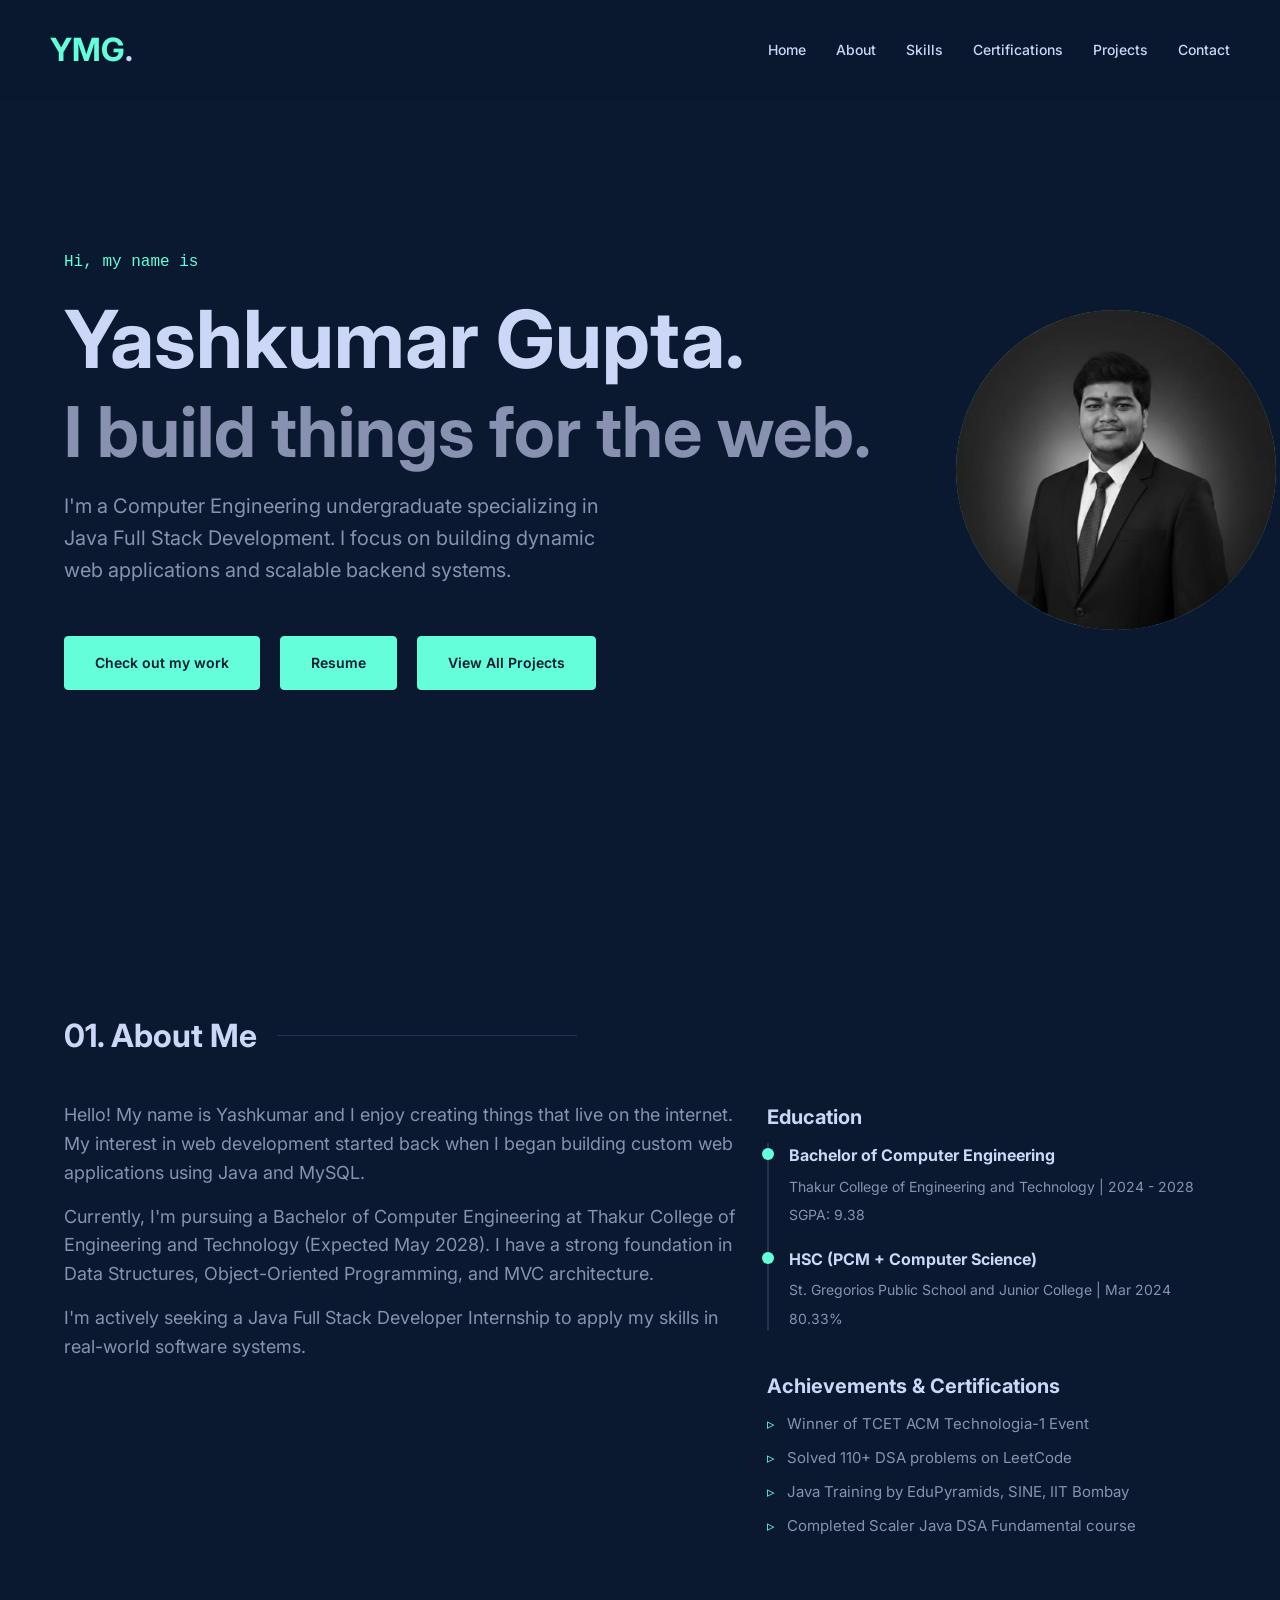
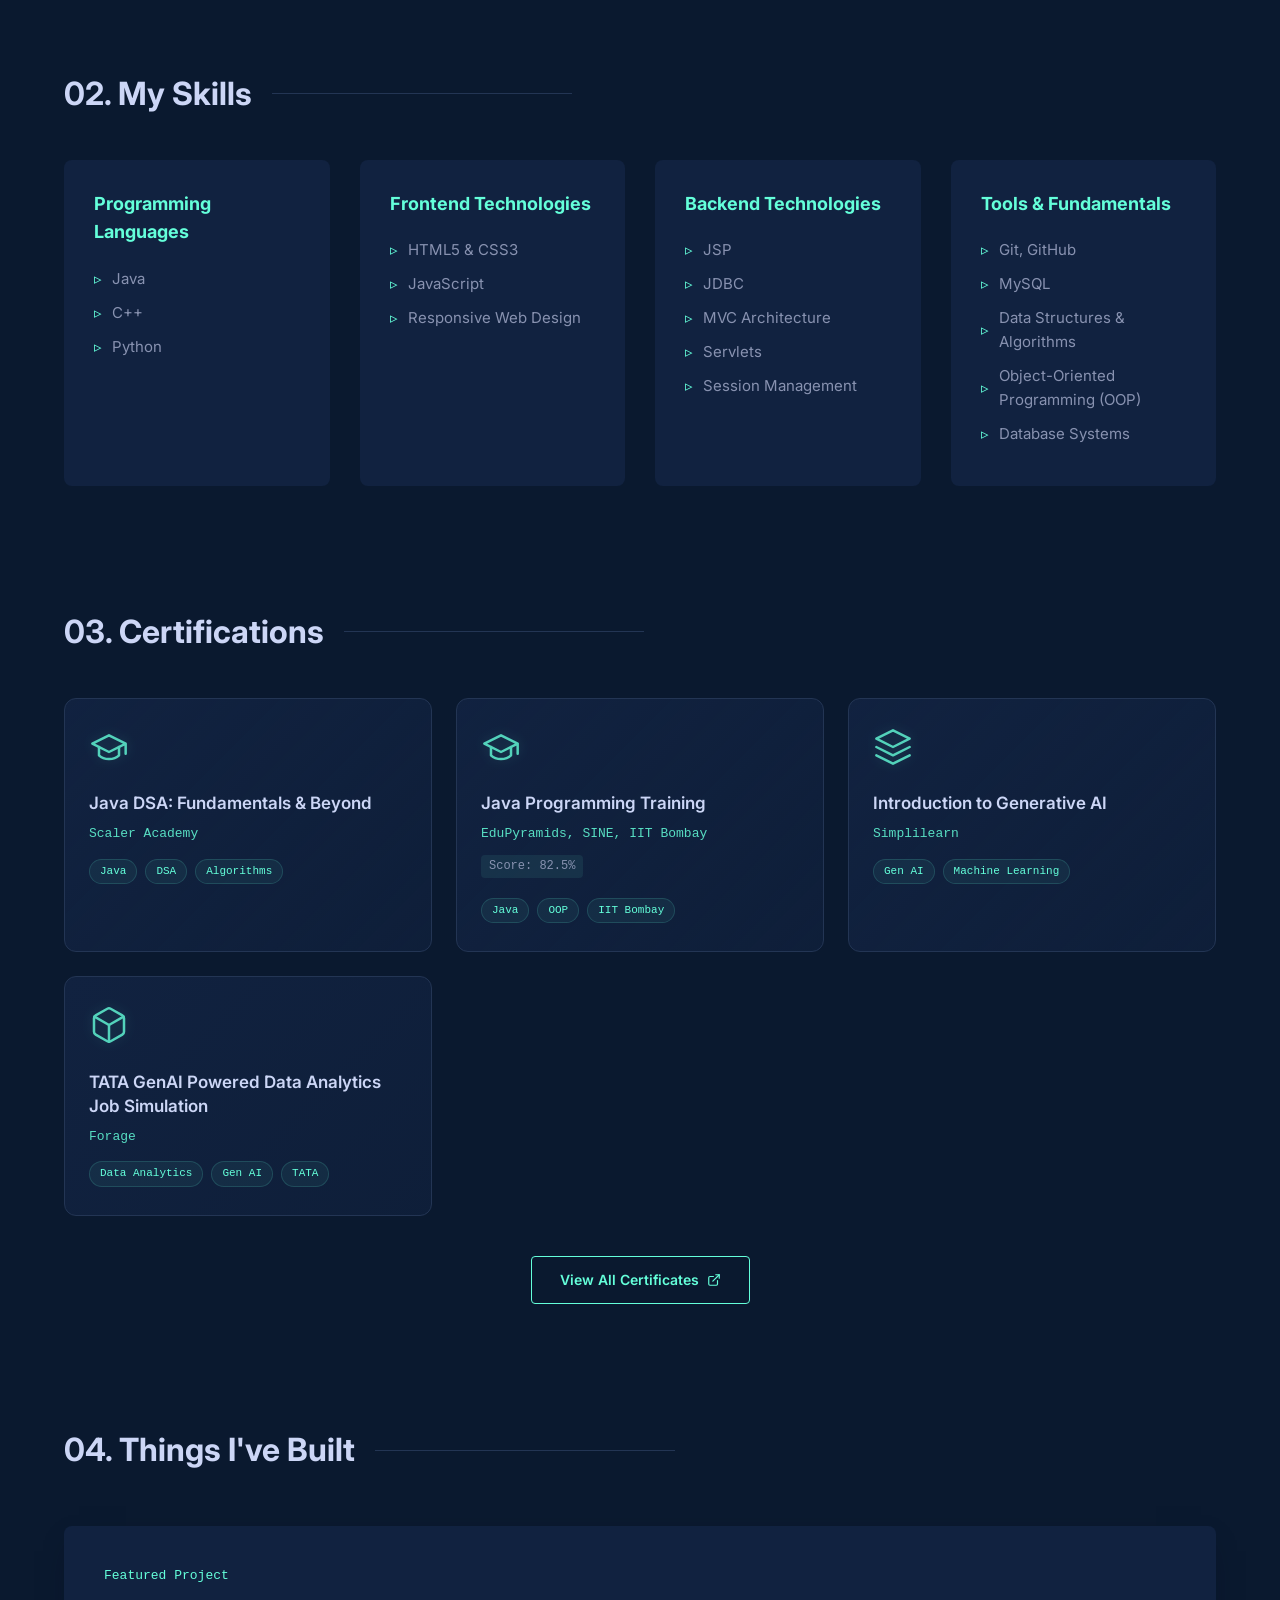
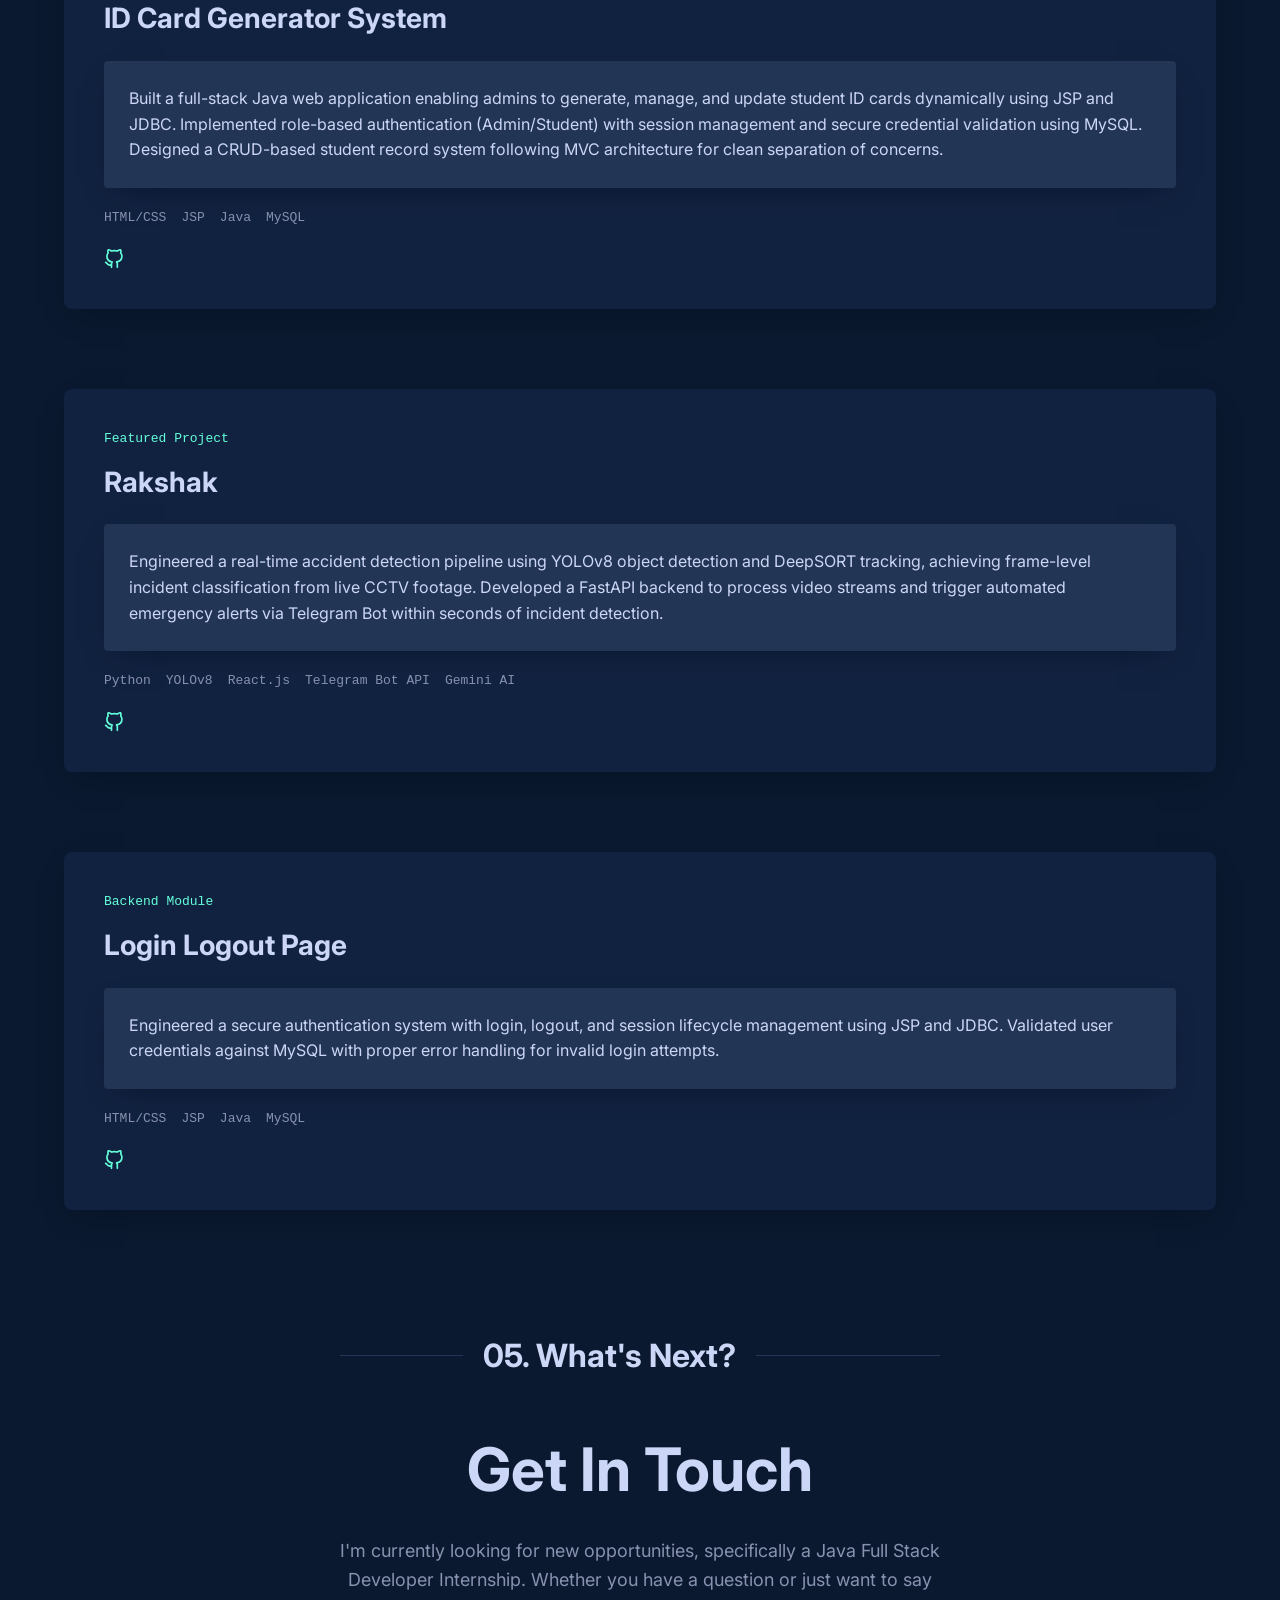
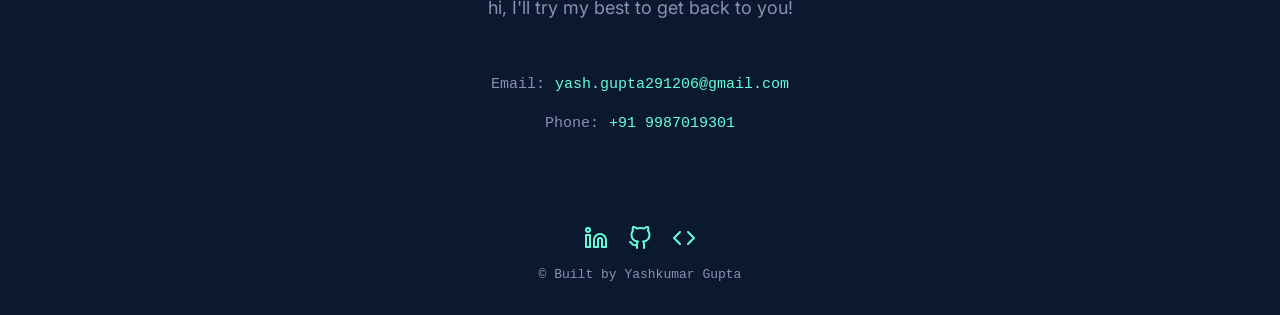
<file: index.html>
<!DOCTYPE html>
<html lang="en">

<head>
    <meta charset="UTF-8">
    <meta name="viewport" content="width=device-width, initial-scale=1.0">
    <title>Yashkumar Gupta | Java Full Stack Developer</title>
    <meta name="description"
        content="Portfolio of Yashkumar Gupta, a Computer Engineering undergraduate specializing in Java Full Stack Development.">
    <link rel="preconnect" href="https://fonts.googleapis.com">
    <link rel="preconnect" href="https://fonts.gstatic.com" crossorigin>
    <link href="https://fonts.googleapis.com/css2?family=Inter:wght@300;400;600;700&display=swap" rel="stylesheet">
    <link rel="stylesheet" href="style.css">
</head>

<body>
    <header class="navbar">
        <div class="logo">YMG<span>.</span></div>
        <nav>
            <ul class="nav-links">
                <li><a href="#home">Home</a></li>
                <li><a href="#about">About</a></li>
                <li><a href="#skills">Skills</a></li>
                <li><a href="#certifications">Certifications</a></li>
                <li><a href="#projects">Projects</a></li>
                <li><a href="#contact">Contact</a></li>
            </ul>
        </nav>
        <div class="menu-toggle">
            <span></span>
            <span></span>
            <span></span>
        </div>
    </header>

    <main>
        <!-- Hero Section -->
        <section id="home" class="hero section">
            <div class="hero-wrapper">
                <div class="hero-content">
                    <p class="greeting">Hi, my name is</p>
                    <h1 class="name">Yashkumar Gupta.</h1>
                    <h2 class="role">I build things for the web.</h2>
                    <p class="summary">
                        I'm a Computer Engineering undergraduate specializing in Java Full Stack Development.
                        I focus on building dynamic web applications and scalable backend systems.
                    </p>
                    <div class="hero-cta">
                        <a href="#projects" class="btn btn-primary">Check out my work</a>
                        <a href="https://drive.google.com/file/d/1tLXJ5Pf8kxOuDGqkpCzKe15OZUchSF92/view?usp=sharing" target="_blank" class="btn btn-primary">Resume</a>
                        <a href="projects.html" class="btn btn-primary">View All Projects</a>
                    </div>
                </div>
                <div class="hero-image">
                    <div class="hero-image-wrapper">
                        <img src="my image.jpeg" alt="Yashkumar Gupta" />
                        <div class="hero-image-border"></div>
                    </div>
                </div>
            </div>
        </section>

        <!-- About Section -->
        <section id="about" class="about section">
            <h2 class="section-title">01. About Me</h2>
            <div class="about-container">
                <div class="about-text">
                    <p>
                        Hello! My name is Yashkumar and I enjoy creating things that live on the internet.
                        My interest in web development started back when I began building custom web applications
                        using Java and MySQL.
                    </p>
                    <p>
                        Currently, I'm pursuing a Bachelor of Computer Engineering at Thakur College of Engineering and
                        Technology (Expected May 2028).
                        I have a strong foundation in Data Structures, Object-Oriented Programming, and MVC
                        architecture.
                    </p>
                    <p>
                        I'm actively seeking a Java Full Stack Developer Internship to apply my skills in real-world
                        software systems.
                    </p>
                </div>
                <!-- Education & Achievements -->
                <div class="about-details">
                    <h3>Education</h3>
                    <ul class="timeline">
                        <li>
                            <h4>Bachelor of Computer Engineering</h4>
                            <p>Thakur College of Engineering and Technology | 2024 - 2028</p>
                            <p>SGPA: 9.38</p>
                        </li>
                        <li>
                            <h4>HSC (PCM + Computer Science)</h4>
                            <p>St. Gregorios Public School and Junior College | Mar 2024</p>
                            <p>80.33%</p>
                        </li>
                    </ul>
                    <h3>Achievements & Certifications</h3>
                    <ul class="bullet-list">
                        <li>Winner of TCET ACM Technologia-1 Event</li>
                        <li>Solved 110+ DSA problems on LeetCode</li>
                        <li>Java Training by EduPyramids, SINE, IIT Bombay</li>
                        <li>Completed Scaler Java DSA Fundamental course</li>
                    </ul>
                </div>
            </div>
        </section>

        <!-- Skills Section -->
        <section id="skills" class="skills section">
            <h2 class="section-title">02. My Skills</h2>
            <div class="skills-grid">
                <div class="skill-category">
                    <h3>Programming Languages</h3>
                    <ul class="skill-list">
                        <li>Java</li>
                        <li>C++</li>
                        <li>Python</li>
                    </ul>
                </div>
                <div class="skill-category">
                    <h3>Frontend Technologies</h3>
                    <ul class="skill-list">
                        <li>HTML5 & CSS3</li>
                        <li>JavaScript</li>
                        <li>Responsive Web Design</li>
                    </ul>
                </div>
                <div class="skill-category">
                    <h3>Backend Technologies</h3>
                    <ul class="skill-list">
                        <li>JSP</li>
                        <li>JDBC</li>
                        <li>MVC Architecture</li>
                        <li>Servlets</li>
                        <li>Session Management</li>
                    </ul>
                </div>
                <div class="skill-category">
                    <h3>Tools & Fundamentals</h3>
                    <ul class="skill-list">
                        <li>Git, GitHub</li>
                        <li>MySQL</li>
                        <li>Data Structures & Algorithms</li>
                        <li>Object-Oriented Programming (OOP)</li>
                        <li>Database Systems</li>
                    </ul>
                </div>
            </div>
        </section>

        <!-- Certifications Section -->
        <section id="certifications" class="certifications section">
            <h2 class="section-title">03. Certifications</h2>
            <div class="cert-grid">
                <!-- Card 1 -->
                <div class="cert-card">
                    <div class="cert-icon">
                        <svg xmlns="http://www.w3.org/2000/svg" width="40" height="40" viewBox="0 0 24 24" fill="none" stroke="currentColor" stroke-width="1.5" stroke-linecap="round" stroke-linejoin="round"><path d="M22 10v6M2 10l10-5 10 5-10 5z"/><path d="M6 12v5c3 3 9 3 12 0v-5"/></svg>
                    </div>
                    <h3 class="cert-title">Java DSA: Fundamentals &amp; Beyond</h3>
                    <p class="cert-issuer">Scaler Academy</p>
                    <ul class="cert-tags">
                        <li>Java</li>
                        <li>DSA</li>
                        <li>Algorithms</li>
                    </ul>
                </div>
                <!-- Card 2 -->
                <div class="cert-card">
                    <div class="cert-icon">
                        <svg xmlns="http://www.w3.org/2000/svg" width="40" height="40" viewBox="0 0 24 24" fill="none" stroke="currentColor" stroke-width="1.5" stroke-linecap="round" stroke-linejoin="round"><path d="M22 10v6M2 10l10-5 10 5-10 5z"/><path d="M6 12v5c3 3 9 3 12 0v-5"/></svg>
                    </div>
                    <h3 class="cert-title">Java Programming Training</h3>
                    <p class="cert-issuer">EduPyramids, SINE, IIT Bombay</p>
                    <p class="cert-score">Score: 82.5%</p>
                    <ul class="cert-tags">
                        <li>Java</li>
                        <li>OOP</li>
                        <li>IIT Bombay</li>
                    </ul>
                </div>
                <!-- Card 3 -->
                <div class="cert-card">
                    <div class="cert-icon">
                        <svg xmlns="http://www.w3.org/2000/svg" width="40" height="40" viewBox="0 0 24 24" fill="none" stroke="currentColor" stroke-width="1.5" stroke-linecap="round" stroke-linejoin="round"><path d="M12 2L2 7l10 5 10-5-10-5z"/><path d="M2 17l10 5 10-5"/><path d="M2 12l10 5 10-5"/></svg>
                    </div>
                    <h3 class="cert-title">Introduction to Generative AI</h3>
                    <p class="cert-issuer">Simplilearn</p>
                    <ul class="cert-tags">
                        <li>Gen AI</li>
                        <li>Machine Learning</li>
                    </ul>
                </div>
                <!-- Card 4 -->
                <div class="cert-card">
                    <div class="cert-icon">
                        <svg xmlns="http://www.w3.org/2000/svg" width="40" height="40" viewBox="0 0 24 24" fill="none" stroke="currentColor" stroke-width="1.5" stroke-linecap="round" stroke-linejoin="round"><path d="M21 16V8a2 2 0 0 0-1-1.73l-7-4a2 2 0 0 0-2 0l-7 4A2 2 0 0 0 3 8v8a2 2 0 0 0 1 1.73l7 4a2 2 0 0 0 2 0l7-4A2 2 0 0 0 21 16z"/><polyline points="3.27 6.96 12 12.01 20.73 6.96"/><line x1="12" y1="22.08" x2="12" y2="12"/></svg>
                    </div>
                    <h3 class="cert-title">TATA GenAI Powered Data Analytics Job Simulation</h3>
                    <p class="cert-issuer">Forage</p>
                    <ul class="cert-tags">
                        <li>Data Analytics</li>
                        <li>Gen AI</li>
                        <li>TATA</li>
                    </ul>
                </div>
            </div>
            <div class="cert-actions">
                <a href="https://drive.google.com/drive/folders/1XqioRlOOBrDMVn9-e_ja8-gy8-FZCER3?usp=sharing" target="_blank" class="btn btn-outline cert-drive-link">
                    View All Certificates
                    <svg xmlns="http://www.w3.org/2000/svg" width="14" height="14" viewBox="0 0 24 24" fill="none" stroke="currentColor" stroke-width="2" stroke-linecap="round" stroke-linejoin="round"><path d="M18 13v6a2 2 0 0 1-2 2H5a2 2 0 0 1-2-2V8a2 2 0 0 1 2-2h6"/><polyline points="15 3 21 3 21 9"/><line x1="10" y1="14" x2="21" y2="3"/></svg>
                </a>
            </div>
        </section>

        <!-- Projects Section -->
        <section id="projects" class="projects section">
            <h2 class="section-title">04. Things I've Built</h2>
            <div class="project-list">

                <!-- Project 1 -->
                <div class="project-card">
                    <div class="project-content">
                        <p class="project-overline">Featured Project</p>
                        <h3 class="project-title">ID Card Generator System</h3>
                        <div class="project-description">
                            <p>Built a full-stack Java web application enabling admins to generate, manage, and update
                                student ID cards dynamically using JSP and JDBC. Implemented role-based authentication
                                (Admin/Student) with session management and secure credential validation using MySQL.
                                Designed a CRUD-based student record system following MVC architecture for clean separation
                                of concerns.</p>
                        </div>
                        <ul class="project-tech-list">
                            <li>HTML/CSS</li>
                            <li>JSP</li>
                            <li>Java</li>
                            <li>MySQL</li>
                        </ul>
                        <div class="project-links">
                            <a href="https://github.com/yash29122006/Java-web-Project" target="_blank"
                                aria-label="GitHub Link">
                                <svg xmlns="http://www.w3.org/2000/svg" role="img" viewBox="0 0 24 24" fill="none"
                                    stroke="currentColor" stroke-width="2" stroke-linecap="round"
                                    stroke-linejoin="round" class="feather feather-github">
                                    <title>GitHub</title>
                                    <path
                                        d="M9 19c-5 1.5-5-2.5-7-3m14 6v-3.87a3.37 3.37 0 0 0-.94-2.61c3.14-.35 6.44-1.54 6.44-7A5.44 5.44 0 0 0 20 4.77 5.07 5.07 0 0 0 19.91 1S18.73.65 16 2.48a13.38 13.38 0 0 0-7 0C6.27.65 5.09 1 5.09 1A5.07 5.07 0 0 0 5 4.77a5.44 5.44 0 0 0-1.5 3.78c0 5.42 3.3 6.61 6.44 7A3.37 3.37 0 0 0 9 18.13V22">
                                    </path>
                                </svg>
                            </a>
                        </div>
                    </div>
                </div>

                <!-- Project 2 -->
                <div class="project-card reverse">
                    <div class="project-content">
                        <p class="project-overline">Featured Project</p>
                        <h3 class="project-title">Rakshak</h3>
                        <div class="project-description">
                            <p>Engineered a real-time accident detection pipeline using YOLOv8 object detection and
                                DeepSORT tracking, achieving frame-level incident classification from live CCTV footage.
                                Developed a FastAPI backend to process video streams and trigger automated emergency
                                alerts via Telegram Bot within seconds of incident detection.</p>
                        </div>
                        <ul class="project-tech-list">
                            <li>Python</li>
                            <li>YOLOv8</li>
                            <li>React.js</li>
                            <li>Telegram Bot API</li>
                            <li>Gemini AI</li>
                        </ul>
                        <div class="project-links">
                            <a href="https://github.com/yash29122006/Rakshak" target="_blank"
                                aria-label="GitHub Link">
                                <svg xmlns="http://www.w3.org/2000/svg" role="img" viewBox="0 0 24 24" fill="none"
                                    stroke="currentColor" stroke-width="2" stroke-linecap="round"
                                    stroke-linejoin="round" class="feather feather-github">
                                    <title>GitHub</title>
                                    <path
                                        d="M9 19c-5 1.5-5-2.5-7-3m14 6v-3.87a3.37 3.37 0 0 0-.94-2.61c3.14-.35 6.44-1.54 6.44-7A5.44 5.44 0 0 0 20 4.77 5.07 5.07 0 0 0 19.91 1S18.73.65 16 2.48a13.38 13.38 0 0 0-7 0C6.27.65 5.09 1 5.09 1A5.07 5.07 0 0 0 5 4.77a5.44 5.44 0 0 0-1.5 3.78c0 5.42 3.3 6.61 6.44 7A3.37 3.37 0 0 0 9 18.13V22">
                                    </path>
                                </svg>
                            </a>
                        </div>
                    </div>
                </div>

                <!-- Project 3 -->
                <div class="project-card">
                    <div class="project-content">
                        <p class="project-overline">Backend Module</p>
                        <h3 class="project-title">Login Logout Page</h3>
                        <div class="project-description">
                            <p>Engineered a secure authentication system with login, logout, and session lifecycle
                                management using JSP and JDBC. Validated user credentials against MySQL with proper
                                error handling for invalid login attempts.</p>
                        </div>
                        <ul class="project-tech-list">
                            <li>HTML/CSS</li>
                            <li>JSP</li>
                            <li>Java</li>
                            <li>MySQL</li>
                        </ul>
                        <div class="project-links">
                            <a href="https://github.com/yash29122006/Login-logout-using-JDBC-" target="_blank"
                                aria-label="GitHub Link">
                                <svg xmlns="http://www.w3.org/2000/svg" role="img" viewBox="0 0 24 24" fill="none"
                                    stroke="currentColor" stroke-width="2" stroke-linecap="round"
                                    stroke-linejoin="round" class="feather feather-github">
                                    <title>GitHub</title>
                                    <path
                                        d="M9 19c-5 1.5-5-2.5-7-3m14 6v-3.87a3.37 3.37 0 0 0-.94-2.61c3.14-.35 6.44-1.54 6.44-7A5.44 5.44 0 0 0 20 4.77 5.07 5.07 0 0 0 19.91 1S18.73.65 16 2.48a13.38 13.38 0 0 0-7 0C6.27.65 5.09 1 5.09 1A5.07 5.07 0 0 0 5 4.77a5.44 5.44 0 0 0-1.5 3.78c0 5.42 3.3 6.61 6.44 7A3.37 3.37 0 0 0 9 18.13V22">
                                    </path>
                                </svg>
                            </a>
                        </div>
                    </div>
                </div>

        </section>

        <!-- Contact Section -->
        <section id="contact" class="contact section">
            <h2 class="section-title center">05. What's Next?</h2>
            <h3 class="contact-title">Get In Touch</h3>
            <p>
                I'm currently looking for new opportunities, specifically a Java Full Stack Developer Internship.
                Whether you have a question or just want to say hi, I'll try my best to get back to you!
            </p>
            <div class="contact-info">
                <div class="contact-item">
                    <span class="contact-label">Email:</span>
                    <a href="mailto:yash.gupta291206@gmail.com" class="email-link">yash.gupta291206@gmail.com</a>
                </div>
                <div class="contact-item">
                    <span class="contact-label">Phone:</span>
                    <span class="phone-link">+91 9987019301</span>
                </div>
            </div>

        </section>
    </main>

    <footer>
        <div class="social-links-footer" style="display: flex; gap: 20px; justify-content: center;">
            <a href="https://www.linkedin.com/in/ymg291206" target="_blank" aria-label="LinkedIn"
                style="width: 24px; height: 24px;">
                <svg xmlns="http://www.w3.org/2000/svg" role="img" viewBox="0 0 24 24" fill="none" stroke="currentColor"
                    stroke-width="2" stroke-linecap="round" stroke-linejoin="round" class="feather feather-linkedin">
                    <title>LinkedIn</title>
                    <path d="M16 8a6 6 0 0 1 6 6v7h-4v-7a2 2 0 0 0-2-2 2 2 0 0 0-2 2v7h-4v-7a6 6 0 0 1 6-6z"></path>
                    <rect x="2" y="9" width="4" height="12"></rect>
                    <circle cx="4" cy="4" r="2"></circle>
                </svg>
            </a>
            <a href="https://github.com/yash29122006" target="_blank" aria-label="GitHub"
                style="width: 24px; height: 24px;">
                <svg xmlns="http://www.w3.org/2000/svg" role="img" viewBox="0 0 24 24" fill="none" stroke="currentColor"
                    stroke-width="2" stroke-linecap="round" stroke-linejoin="round" class="feather feather-github">
                    <title>GitHub</title>
                    <path
                        d="M9 19c-5 1.5-5-2.5-7-3m14 6v-3.87a3.37 3.37 0 0 0-.94-2.61c3.14-.35 6.44-1.54 6.44-7A5.44 5.44 0 0 0 20 4.77 5.07 5.07 0 0 0 19.91 1S18.73.65 16 2.48a13.38 13.38 0 0 0-7 0C6.27.65 5.09 1 5.09 1A5.07 5.07 0 0 0 5 4.77a5.44 5.44 0 0 0-1.5 3.78c0 5.42 3.3 6.61 6.44 7A3.37 3.37 0 0 0 9 18.13V22">
                    </path>
                </svg>
            </a>
            <a href="https://leetcode.com/u/Yash_G_2006/" target="_blank" aria-label="LeetCode"
                style="width: 24px; height: 24px;">
                <svg xmlns="http://www.w3.org/2000/svg" role="img" viewBox="0 0 24 24" fill="none" stroke="currentColor"
                    stroke-width="2" stroke-linecap="round" stroke-linejoin="round" class="feather feather-code">
                    <title>LeetCode</title>
                    <polyline points="16 18 22 12 16 6"></polyline>
                    <polyline points="8 6 2 12 8 18"></polyline>
                </svg>
            </a>
        </div>
        <p>&copy Built by Yashkumar Gupta</p>
    </footer>

    <script src="script.js"></script>
</body>

</html>
</file>
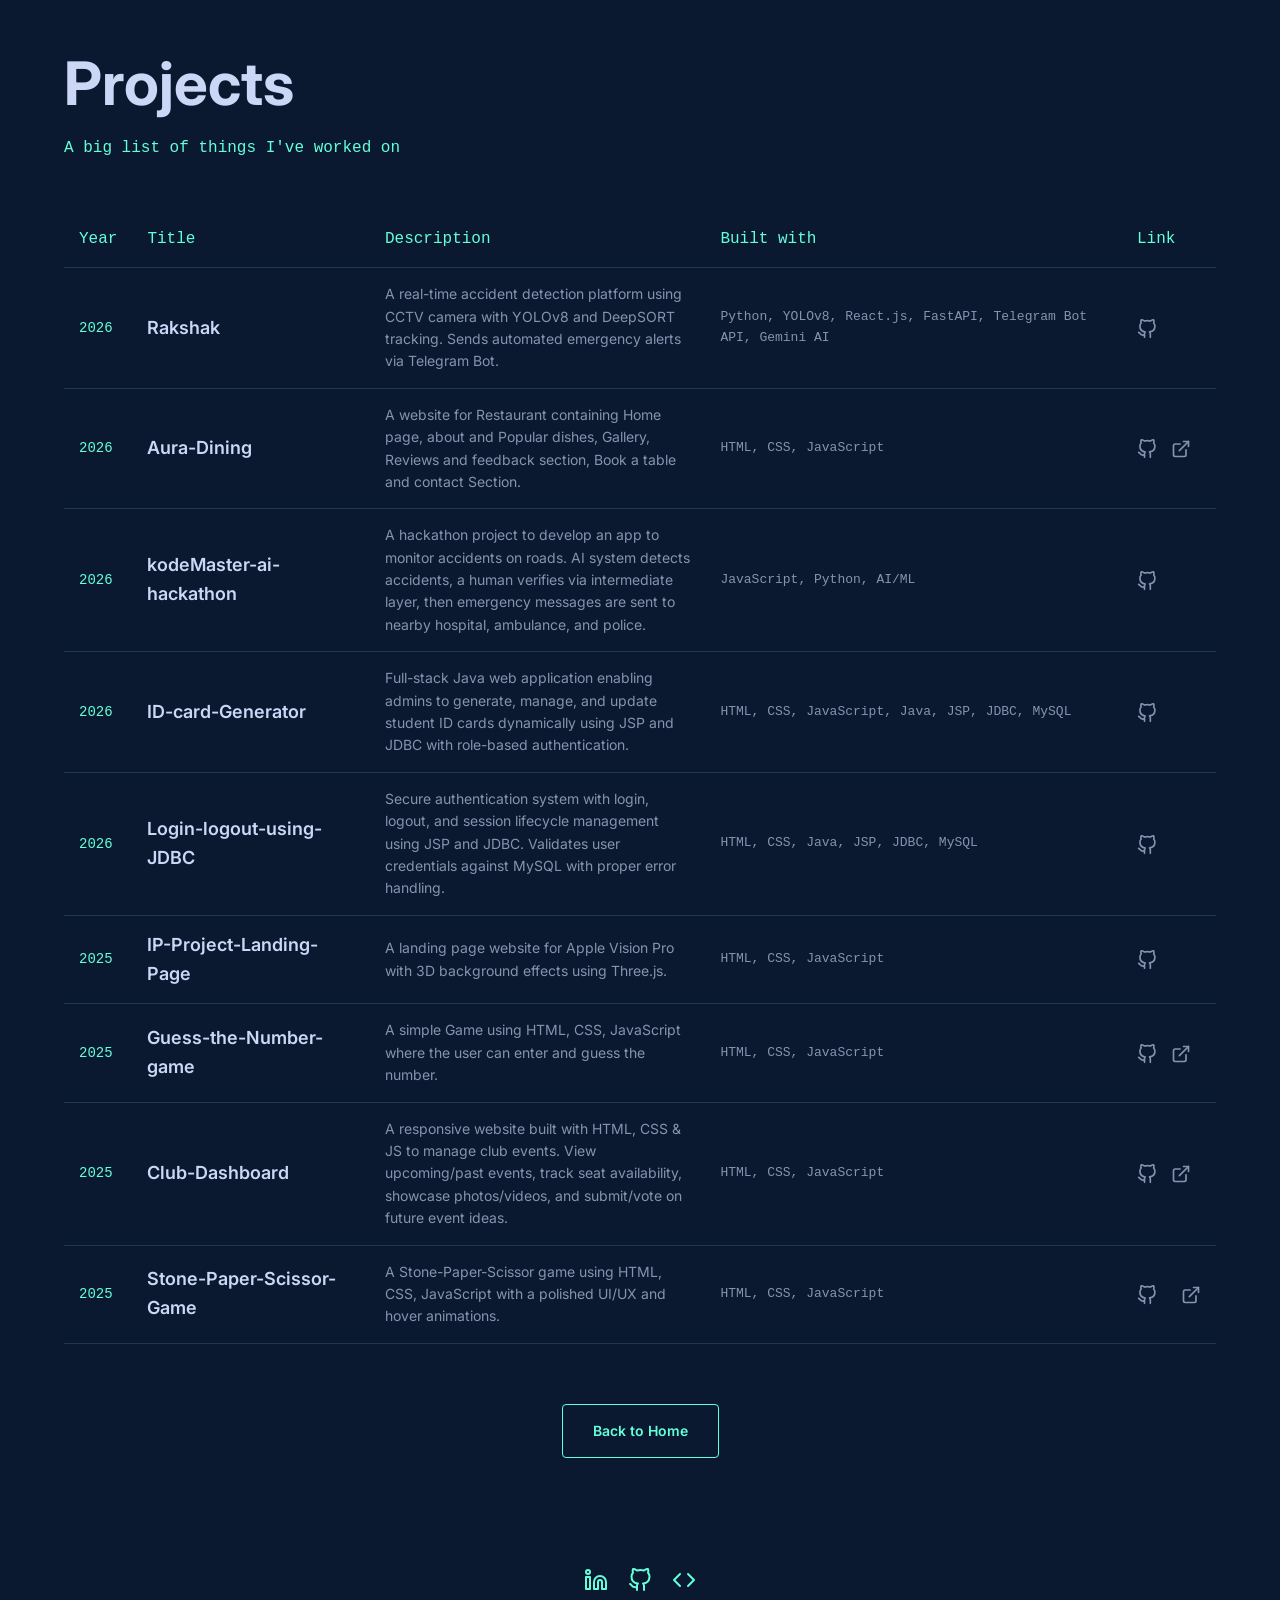
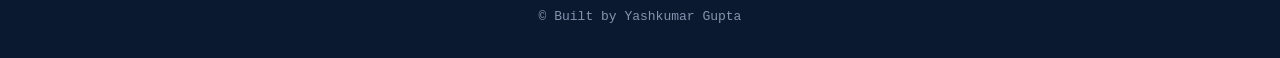
<file: projects.html>
<!DOCTYPE html>
<html lang="en">

<head>
    <meta charset="UTF-8">
    <meta name="viewport" content="width=device-width, initial-scale=1.0">
    <title>All Projects | Yashkumar Gupta</title>
    <link rel="preconnect" href="https://fonts.googleapis.com">
    <link rel="preconnect" href="https://fonts.gstatic.com" crossorigin>
    <link href="https://fonts.googleapis.com/css2?family=Inter:wght@300;400;600;700&display=swap" rel="stylesheet">
    <link rel="stylesheet" href="style.css">
    <style>
        .archive-table-container {
            margin-top: 50px;
            overflow-x: auto;
        }

        table {
            width: 100%;
            border-collapse: collapse;
            text-align: left;
        }

        .bckbtn {
            text-decoration: none;
            color: var(--accent);
            text-align: center;

        }

        th,
        td {
            padding: 15px;
            border-bottom: 1px solid var(--bg-lighter);
        }

        th {
            font-family: var(--font-mono);
            color: var(--accent);
            font-weight: 400;
        }

        .year {
            color: var(--accent);
            font-family: var(--font-mono);
            font-size: 14px;
        }

        .project-title {
            font-size: 18px;
            font-weight: 600;
            color: var(--text-main);
            margin: 0;
        }

        .description-cell {
            color: var(--text-muted);
            font-size: 14px;
            max-width: 400px;
        }

        .tech-cell {
            font-family: var(--font-mono);
            font-size: 13px;
            color: var(--text-muted);
        }

        .link-cell {
            white-space: nowrap;
            vertical-align: middle;
        }

        .link-cell a {
            display: inline-flex;
            align-items: center;
            justify-content: center;
            width: 20px;
            height: 20px;
            color: var(--text-muted);
            margin-right: 10px;
            vertical-align: middle;
        }

        .link-cell a:last-child {
            margin-right: 0;
        }

        .link-cell a:hover {
            color: var(--accent);
        }

        .link-cell svg {
            width: 100%;
            height: 100%;
        }

        tr:hover td {
            background-color: var(--bg-light);
        }
    </style>
</head>

<body>
    <main>
        <section class="section" style="padding-top: 50px; min-height: 80vh;">
            <h1 class="name" style="font-size: clamp(40px, 5vw, 60px); margin-bottom: 20px;">Projects</h1>
            <p style="color: var(--accent); font-family: var(--font-mono); margin-bottom: 50px;">A big list of things
                I've worked on</p>

            <div class="archive-table-container">
                <table>
                    <thead>
                        <tr>
                            <th>Year</th>
                            <th>Title</th>
                            <th>Description</th>
                            <th>Built with</th>
                            <th>Link</th>
                        </tr>
                    </thead>
                    <tbody>
                        <tr>
                            <td class="year">2026</td>
                            <td class="project-title">Rakshak</td>
                            <td class="description-cell">A real-time accident detection platform using CCTV camera with YOLOv8 and DeepSORT tracking. Sends automated emergency alerts via Telegram Bot.</td>
                            <td class="tech-cell">Python, YOLOv8, React.js, FastAPI, Telegram Bot API, Gemini AI</td>
                            <td class="link-cell">
                                <a href="https://github.com/yash29122006/Rakshak" target="_blank"
                                    aria-label="GitHub Link">
                                    <svg xmlns="http://www.w3.org/2000/svg" role="img" viewBox="0 0 24 24" fill="none"
                                        stroke="currentColor" stroke-width="2" stroke-linecap="round"
                                        stroke-linejoin="round" class="feather feather-github">
                                        <title>GitHub</title>
                                        <path
                                            d="M9 19c-5 1.5-5-2.5-7-3m14 6v-3.87a3.37 3.37 0 0 0-.94-2.61c3.14-.35 6.44-1.54 6.44-7A5.44 5.44 0 0 0 20 4.77 5.07 5.07 0 0 0 19.91 1S18.73.65 16 2.48a13.38 13.38 0 0 0-7 0C6.27.65 5.09 1 5.09 1A5.07 5.07 0 0 0 5 4.77a5.44 5.44 0 0 0-1.5 3.78c0 5.42 3.3 6.61 6.44 7A3.37 3.37 0 0 0 9 18.13V22">
                                        </path>
                                    </svg>
                                </a>
                            </td>
                        </tr>
                        <tr>
                            <td class="year">2026</td>
                            <td class="project-title">Aura-Dining</td>
                            <td class="description-cell">A website for Restaurant containing Home page, about and Popular
                                dishes, Gallery, Reviews and feedback section, Book a table and contact Section.</td>
                            <td class="tech-cell">HTML, CSS, JavaScript</td>
                            <td class="link-cell">
                                <a href="https://github.com/yash29122006/Aura-Dining" target="_blank"
                                    aria-label="GitHub Link">
                                    <svg xmlns="http://www.w3.org/2000/svg" role="img" viewBox="0 0 24 24" fill="none"
                                        stroke="currentColor" stroke-width="2" stroke-linecap="round"
                                        stroke-linejoin="round" class="feather feather-github">
                                        <title>GitHub</title>
                                        <path
                                            d="M9 19c-5 1.5-5-2.5-7-3m14 6v-3.87a3.37 3.37 0 0 0-.94-2.61c3.14-.35 6.44-1.54 6.44-7A5.44 5.44 0 0 0 20 4.77 5.07 5.07 0 0 0 19.91 1S18.73.65 16 2.48a13.38 13.38 0 0 0-7 0C6.27.65 5.09 1 5.09 1A5.07 5.07 0 0 0 5 4.77a5.44 5.44 0 0 0-1.5 3.78c0 5.42 3.3 6.61 6.44 7A3.37 3.37 0 0 0 9 18.13V22">
                                        </path>
                                    </svg>
                                </a>
                                <a href="https://yash29122006.github.io/Aura-Dining/" target="_blank"
                                    aria-label="External Link">
                                    <svg xmlns="http://www.w3.org/2000/svg" role="img" viewBox="0 0 24 24" fill="none"
                                        stroke="currentColor" stroke-width="2" stroke-linecap="round"
                                        stroke-linejoin="round" class="feather feather-external-link">
                                        <title>External Link</title>
                                        <path d="M18 13v6a2 2 0 0 1-2 2H5a2 2 0 0 1-2-2V8a2 2 0 0 1 2-2h6"></path>
                                        <polyline points="15 3 21 3 21 9"></polyline>
                                        <line x1="10" y1="14" x2="21" y2="3"></line>
                                    </svg>
                                </a>
                            </td>
                        </tr>
                        <tr>
                            <td class="year">2026</td>
                            <td class="project-title">kodeMaster-ai-hackathon</td>
                            <td class="description-cell">A hackathon project to develop an app to monitor accidents on roads. AI system detects accidents, a human verifies via intermediate layer, then emergency messages are sent to nearby hospital, ambulance, and police.</td>
                            <td class="tech-cell">JavaScript, Python, AI/ML</td>
                            <td class="link-cell">
                                <a href="https://github.com/yash29122006/kodeMaster-ai-hackathon" target="_blank"
                                    aria-label="GitHub Link">
                                    <svg xmlns="http://www.w3.org/2000/svg" role="img" viewBox="0 0 24 24" fill="none"
                                        stroke="currentColor" stroke-width="2" stroke-linecap="round"
                                        stroke-linejoin="round" class="feather feather-github">
                                        <title>GitHub</title>
                                        <path
                                            d="M9 19c-5 1.5-5-2.5-7-3m14 6v-3.87a3.37 3.37 0 0 0-.94-2.61c3.14-.35 6.44-1.54 6.44-7A5.44 5.44 0 0 0 20 4.77 5.07 5.07 0 0 0 19.91 1S18.73.65 16 2.48a13.38 13.38 0 0 0-7 0C6.27.65 5.09 1 5.09 1A5.07 5.07 0 0 0 5 4.77a5.44 5.44 0 0 0-1.5 3.78c0 5.42 3.3 6.61 6.44 7A3.37 3.37 0 0 0 9 18.13V22">
                                        </path>
                                    </svg>
                                </a>
                            </td>
                        </tr>
                        <tr>
                            <td class="year">2026</td>
                            <td class="project-title">ID-card-Generator</td>
                            <td class="description-cell">Full-stack Java web application enabling admins to generate, manage, and update student ID cards dynamically using JSP and JDBC with role-based authentication.</td>
                            <td class="tech-cell">HTML, CSS, JavaScript, Java, JSP, JDBC, MySQL</td>
                            <td class="link-cell">
                                <a href="https://github.com/yash29122006/Java-web-Project" target="_blank"
                                    aria-label="GitHub Link">
                                    <svg xmlns="http://www.w3.org/2000/svg" role="img" viewBox="0 0 24 24" fill="none"
                                        stroke="currentColor" stroke-width="2" stroke-linecap="round"
                                        stroke-linejoin="round" class="feather feather-github">
                                        <title>GitHub</title>
                                        <path
                                            d="M9 19c-5 1.5-5-2.5-7-3m14 6v-3.87a3.37 3.37 0 0 0-.94-2.61c3.14-.35 6.44-1.54 6.44-7A5.44 5.44 0 0 0 20 4.77 5.07 5.07 0 0 0 19.91 1S18.73.65 16 2.48a13.38 13.38 0 0 0-7 0C6.27.65 5.09 1 5.09 1A5.07 5.07 0 0 0 5 4.77a5.44 5.44 0 0 0-1.5 3.78c0 5.42 3.3 6.61 6.44 7A3.37 3.37 0 0 0 9 18.13V22">
                                        </path>
                                    </svg>
                                </a>
                            </td>
                        </tr>
                        <tr>
                            <td class="year">2026</td>
                            <td class="project-title">Login-logout-using-JDBC</td>
                            <td class="description-cell">Secure authentication system with login, logout, and session lifecycle management using JSP and JDBC. Validates user credentials against MySQL with proper error handling.</td>
                            <td class="tech-cell">HTML, CSS, Java, JSP, JDBC, MySQL</td>
                            <td class="link-cell">
                                <a href="https://github.com/yash29122006/Login-logout-using-JDBC-" target="_blank"
                                    aria-label="GitHub Link">
                                    <svg xmlns="http://www.w3.org/2000/svg" role="img" viewBox="0 0 24 24" fill="none"
                                        stroke="currentColor" stroke-width="2" stroke-linecap="round"
                                        stroke-linejoin="round" class="feather feather-github">
                                        <title>GitHub</title>
                                        <path
                                            d="M9 19c-5 1.5-5-2.5-7-3m14 6v-3.87a3.37 3.37 0 0 0-.94-2.61c3.14-.35 6.44-1.54 6.44-7A5.44 5.44 0 0 0 20 4.77 5.07 5.07 0 0 0 19.91 1S18.73.65 16 2.48a13.38 13.38 0 0 0-7 0C6.27.65 5.09 1 5.09 1A5.07 5.07 0 0 0 5 4.77a5.44 5.44 0 0 0-1.5 3.78c0 5.42 3.3 6.61 6.44 7A3.37 3.37 0 0 0 9 18.13V22">
                                        </path>
                                    </svg>
                                </a>
                            </td>
                        </tr>
                        <tr>
                            <td class="year">2025</td>
                            <td class="project-title">IP-Project-Landing-Page</td>
                            <td class="description-cell">A landing page website for Apple Vision Pro with 3D background effects using Three.js.</td>
                            <td class="tech-cell">HTML, CSS, JavaScript</td>
                            <td class="link-cell">
                                <a href="https://github.com/yash29122006/IP-Project-Landing-Page-" target="_blank"
                                    aria-label="GitHub Link">
                                    <svg xmlns="http://www.w3.org/2000/svg" role="img" viewBox="0 0 24 24" fill="none"
                                        stroke="currentColor" stroke-width="2" stroke-linecap="round"
                                        stroke-linejoin="round" class="feather feather-github">
                                        <title>GitHub</title>
                                        <path
                                            d="M9 19c-5 1.5-5-2.5-7-3m14 6v-3.87a3.37 3.37 0 0 0-.94-2.61c3.14-.35 6.44-1.54 6.44-7A5.44 5.44 0 0 0 20 4.77 5.07 5.07 0 0 0 19.91 1S18.73.65 16 2.48a13.38 13.38 0 0 0-7 0C6.27.65 5.09 1 5.09 1A5.07 5.07 0 0 0 5 4.77a5.44 5.44 0 0 0-1.5 3.78c0 5.42 3.3 6.61 6.44 7A3.37 3.37 0 0 0 9 18.13V22">
                                        </path>
                                    </svg>
                                </a>
                            </td>
                        </tr>
                        <tr>
                            <td class="year">2025</td>
                            <td class="project-title">Guess-the-Number-game</td>
                            <td class="description-cell">A simple Game using HTML, CSS, JavaScript where the user can
                                enter and guess the number.</td>
                            <td class="tech-cell">HTML, CSS, JavaScript</td>
                            <td class="link-cell">
                                <a href="https://github.com/yash29122006/Guess-the-Number-game" target="_blank"
                                    aria-label="GitHub Link">
                                    <svg xmlns="http://www.w3.org/2000/svg" role="img" viewBox="0 0 24 24" fill="none"
                                        stroke="currentColor" stroke-width="2" stroke-linecap="round"
                                        stroke-linejoin="round" class="feather feather-github">
                                        <title>GitHub</title>
                                        <path
                                            d="M9 19c-5 1.5-5-2.5-7-3m14 6v-3.87a3.37 3.37 0 0 0-.94-2.61c3.14-.35 6.44-1.54 6.44-7A5.44 5.44 0 0 0 20 4.77 5.07 5.07 0 0 0 19.91 1S18.73.65 16 2.48a13.38 13.38 0 0 0-7 0C6.27.65 5.09 1 5.09 1A5.07 5.07 0 0 0 5 4.77a5.44 5.44 0 0 0-1.5 3.78c0 5.42 3.3 6.61 6.44 7A3.37 3.37 0 0 0 9 18.13V22">
                                        </path>
                                    </svg>
                                </a>
                                <a href="https://yash29122006.github.io/Guess-the-Number-game/" target="_blank"
                                    aria-label="External Link">
                                    <svg xmlns="http://www.w3.org/2000/svg" role="img" viewBox="0 0 24 24" fill="none"
                                        stroke="currentColor" stroke-width="2" stroke-linecap="round"
                                        stroke-linejoin="round" class="feather feather-external-link">
                                        <title>External Link</title>
                                        <path d="M18 13v6a2 2 0 0 1-2 2H5a2 2 0 0 1-2-2V8a2 2 0 0 1 2-2h6"></path>
                                        <polyline points="15 3 21 3 21 9"></polyline>
                                        <line x1="10" y1="14" x2="21" y2="3"></line>
                                    </svg>
                                </a>
                            </td>
                        </tr>
                        <tr>
                            <td class="year">2025</td>
                            <td class="project-title">Club-Dashboard</td>
                            <td class="description-cell">A responsive website built with HTML, CSS &amp; JS to manage club
                                events. View upcoming/past events, track seat availability, showcase photos/videos, and submit/vote on future event ideas.</td>
                            <td class="tech-cell">HTML, CSS, JavaScript</td>
                            <td class="link-cell">
                                <a href="https://github.com/yash29122006/Club-Dashboard" target="_blank"
                                    aria-label="GitHub Link">
                                    <svg xmlns="http://www.w3.org/2000/svg" role="img" viewBox="0 0 24 24" fill="none"
                                        stroke="currentColor" stroke-width="2" stroke-linecap="round"
                                        stroke-linejoin="round" class="feather feather-github">
                                        <title>GitHub</title>
                                        <path
                                            d="M9 19c-5 1.5-5-2.5-7-3m14 6v-3.87a3.37 3.37 0 0 0-.94-2.61c3.14-.35 6.44-1.54 6.44-7A5.44 5.44 0 0 0 20 4.77 5.07 5.07 0 0 0 19.91 1S18.73.65 16 2.48a13.38 13.38 0 0 0-7 0C6.27.65 5.09 1 5.09 1A5.07 5.07 0 0 0 5 4.77a5.44 5.44 0 0 0-1.5 3.78c0 5.42 3.3 6.61 6.44 7A3.37 3.37 0 0 0 9 18.13V22">
                                        </path>
                                    </svg>
                                </a>
                                <a href="https://yash29122006.github.io/Club-Dashboard/" target="_blank"
                                    aria-label="External Link">
                                    <svg xmlns="http://www.w3.org/2000/svg" role="img" viewBox="0 0 24 24" fill="none"
                                        stroke="currentColor" stroke-width="2" stroke-linecap="round"
                                        stroke-linejoin="round" class="feather feather-external-link">
                                        <title>External Link</title>
                                        <path d="M18 13v6a2 2 0 0 1-2 2H5a2 2 0 0 1-2-2V8a2 2 0 0 1 2-2h6"></path>
                                        <polyline points="15 3 21 3 21 9"></polyline>
                                        <line x1="10" y1="14" x2="21" y2="3"></line>
                                    </svg>
                                </a>
                            </td>
                        </tr>
                        <tr>
                            <td class="year">2025</td>
                            <td class="project-title">Stone-Paper-Scissor-Game</td>
                            <td class="description-cell">A Stone-Paper-Scissor game using HTML, CSS, JavaScript with a polished UI/UX and hover animations.</td>
                            <td class="tech-cell">HTML, CSS, JavaScript</td>
                            <td class="link-cell">
                                <a href="https://github.com/yash29122006/Stone-Paper-Scissor-Game" target="_blank"
                                    aria-label="GitHub Link">
                                    <svg xmlns="http://www.w3.org/2000/svg" role="img" viewBox="0 0 24 24" fill="none"
                                        stroke="currentColor" stroke-width="2" stroke-linecap="round"
                                        stroke-linejoin="round" class="feather feather-github">
                                        <title>GitHub</title>
                                        <path
                                            d="M9 19c-5 1.5-5-2.5-7-3m14 6v-3.87a3.37 3.37 0 0 0-.94-2.61c3.14-.35 6.44-1.54 6.44-7A5.44 5.44 0 0 0 20 4.77 5.07 5.07 0 0 0 19.91 1S18.73.65 16 2.48a13.38 13.38 0 0 0-7 0C6.27.65 5.09 1 5.09 1A5.07 5.07 0 0 0 5 4.77a5.44 5.44 0 0 0-1.5 3.78c0 5.42 3.3 6.61 6.44 7A3.37 3.37 0 0 0 9 18.13V22">
                                        </path>
                                    </svg>
                                </a>
                                <a href="https://yash29122006.github.io/Stone-Paper-Scissor-Game/" target="_blank"
                                    aria-label="External Link" style="margin-left: 10px;">
                                    <svg xmlns="http://www.w3.org/2000/svg" role="img" viewBox="0 0 24 24" fill="none"
                                        stroke="currentColor" stroke-width="2" stroke-linecap="round"
                                        stroke-linejoin="round" class="feather feather-external-link">
                                        <title>External Link</title>
                                        <path d="M18 13v6a2 2 0 0 1-2 2H5a2 2 0 0 1-2-2V8a2 2 0 0 1 2-2h6"></path>
                                        <polyline points="15 3 21 3 21 9"></polyline>
                                        <line x1="10" y1="14" x2="21" y2="3"></line>
                                    </svg>
                                </a>
                            </td>
                        </tr>
                    </tbody>
                </table>
            </div>
        </section>
    </main>

    <div style="text-align: center; margin-bottom: 80px;">
        <a href="index.html" class="btn btn-outline" style="text-decoration: none; padding: 15px 30px;">
            Back to Home
        </a>
    </div>

    <footer>
        <div class="social-links-footer" style="display: flex; gap: 20px; justify-content: center;">
            <a href="https://www.linkedin.com/in/ymg291206" target="_blank" aria-label="LinkedIn"
                style="width: 24px; height: 24px;">
                <svg xmlns="http://www.w3.org/2000/svg" role="img" viewBox="0 0 24 24" fill="none" stroke="currentColor"
                    stroke-width="2" stroke-linecap="round" stroke-linejoin="round" class="feather feather-linkedin">
                    <title>LinkedIn</title>
                    <path d="M16 8a6 6 0 0 1 6 6v7h-4v-7a2 2 0 0 0-2-2 2 2 0 0 0-2 2v7h-4v-7a6 6 0 0 1 6-6z"></path>
                    <rect x="2" y="9" width="4" height="12"></rect>
                    <circle cx="4" cy="4" r="2"></circle>
                </svg>
            </a>
            <a href="https://github.com/yash29122006" target="_blank" aria-label="GitHub"
                style="width: 24px; height: 24px;">
                <svg xmlns="http://www.w3.org/2000/svg" role="img" viewBox="0 0 24 24" fill="none" stroke="currentColor"
                    stroke-width="2" stroke-linecap="round" stroke-linejoin="round" class="feather feather-github">
                    <title>GitHub</title>
                    <path
                        d="M9 19c-5 1.5-5-2.5-7-3m14 6v-3.87a3.37 3.37 0 0 0-.94-2.61c3.14-.35 6.44-1.54 6.44-7A5.44 5.44 0 0 0 20 4.77 5.07 5.07 0 0 0 19.91 1S18.73.65 16 2.48a13.38 13.38 0 0 0-7 0C6.27.65 5.09 1 5.09 1A5.07 5.07 0 0 0 5 4.77a5.44 5.44 0 0 0-1.5 3.78c0 5.42 3.3 6.61 6.44 7A3.37 3.37 0 0 0 9 18.13V22">
                    </path>
                </svg>
            </a>
            <a href="https://leetcode.com/u/Yash_G_2006/" target="_blank" aria-label="LeetCode"
                style="width: 24px; height: 24px;">
                <svg xmlns="http://www.w3.org/2000/svg" role="img" viewBox="0 0 24 24" fill="none" stroke="currentColor"
                    stroke-width="2" stroke-linecap="round" stroke-linejoin="round" class="feather feather-code">
                    <title>LeetCode</title>
                    <polyline points="16 18 22 12 16 6"></polyline>
                    <polyline points="8 6 2 12 8 18"></polyline>
                </svg>
            </a>
        </div>
        <p>&copy Built by Yashkumar Gupta</p>
    </footer>


    <script src="script.js"></script>
</body>

</html>
</file>
<file: style.css>
/* style.css */
:root {
    /* Color Palette - Dark Minimalist with Neon Blue */
    --bg-dark: #0a192f;
    --bg-light: #112240;
    --bg-lighter: #233554;
    --text-main: #ccd6f6;
    --text-muted: #8892b0;
    --accent: #64ffda; /* Neon cyan/blue accent */
    --accent-glow: rgba(100, 255, 218, 0.2);
    
    /* Typography */
    --font-main: 'Inter', -apple-system, BlinkMacSystemFont, "Segoe UI", Roboto, sans-serif;
    --font-mono: 'SF Mono', 'Fira Code', monospace;
    
    /* Layout */
    --nav-height: 100px;
    --max-width: 1200px;
}

* {
    margin: 0;
    padding: 0;
    box-sizing: border-box;
}

html {
    scroll-behavior: smooth;
}

body {
    background-color: var(--bg-dark);
    color: var(--text-muted);
    font-family: var(--font-main);
    line-height: 1.6;
    overflow-x: hidden;
}

h1, h2, h3, h4, .text-main {
    color: var(--text-main);
}

a {
    color: var(--accent);
    text-decoration: none;
    transition: all 0.25s ease-in-out;
}

a:hover {
    color: var(--text-main);
}

ul {
    list-style: none;
}

.section {
    padding: 60px 0;
    max-width: var(--max-width);
    margin: 0 auto;
    width: 90%;
}

.section-title {
    display: flex;
    align-items: center;
    font-size: clamp(26px, 5vw, 32px);
    margin-bottom: 40px;
    white-space: nowrap;
}

.section-title::after {
    content: "";
    display: block;
    height: 1px;
    width: 300px;
    background-color: var(--bg-lighter);
    margin-left: 20px;
}

.section-title.center {
    justify-content: center;
}
.section-title.center::before {
    content: "";
    display: block;
    height: 1px;
    width: 200px;
    background-color: var(--bg-lighter);
    margin-right: 20px;
}

/* Navbar */
.navbar {
    display: flex;
    justify-content: space-between;
    align-items: center;
    padding: 0 50px;
    height: var(--nav-height);
    position: fixed;
    top: 0;
    width: 100%;
    background-color: rgba(10, 25, 47, 0.85);
    backdrop-filter: blur(10px);
    z-index: 100;
    transition: transform 0.3s ease;
}

.navbar.hidden {
    transform: translateY(-100%);
}

.logo {
    font-size: 32px;
    font-weight: 700;
    color: var(--accent);
}
.logo span {
    color: var(--text-main);
}

.nav-links {
    display: flex;
    gap: 30px;
}

.nav-links a {
    color: var(--text-main);
    font-size: 14px;
    font-weight: 500;
}

.nav-links a:hover {
    color: var(--accent);
}

.menu-toggle {
    display: none;
    flex-direction: column;
    gap: 5px;
    cursor: pointer;
}

.menu-toggle span {
    width: 30px;
    height: 3px;
    background-color: var(--accent);
    border-radius: 2px;
}

/* Button */
.btn {
    display: inline-block;
    padding: 15px 30px;
    border-radius: 4px;
    font-size: 14px;
    font-weight: 600;
    cursor: pointer;
    transition: all 0.25s ease-in-out;
}

.btn-primary {
    color: var(--bg-dark) !important;
    background-color: var(--accent);
    border: 1px solid var(--accent);
}

.btn-primary:hover {
    background-color: transparent;
    color: var(--accent) !important;
    box-shadow: 0 0 15px var(--accent-glow);
}

.btn-outline {
    color: var(--accent) !important;
    background-color: transparent;
    border: 1px solid var(--accent);
}

.btn-outline:hover {
    background-color: var(--accent-glow);
}

/* Hero Section */
.hero {
    min-height: 100vh;
    display: flex;
    flex-direction: column;
    justify-content: center;
    align-items: flex-start;
    margin-top: 50px;
    padding-top: 0;
}

.hero-wrapper {
    display: flex;
    align-items: center;
    justify-content: space-between;
    gap: 40px;
    width: 100%;
}

.hero-content {
    flex: 1;
}

.greeting {
    color: var(--accent);
    font-family: var(--font-mono);
    margin-bottom: 20px;
    font-size: clamp(14px, 5vw, 16px);
}

.name {
    font-size: clamp(40px, 8vw, 80px);
    font-weight: 700;
    line-height: 1.1;
}

.role {
    font-size: clamp(30px, 7vw, 70px);
    font-weight: 700;
    color: var(--text-muted);
    line-height: 1.1;
    margin-top: 10px;
    white-space: nowrap;
}

.summary {
    margin-top: 20px;
    max-width: 540px;
    font-size: 20px;
}

.hero-cta {
    margin-top: 50px;
    display: flex;
    gap: 20px;
}

/* Hero Profile Image */
.hero-image {
    flex-shrink: 0;
    margin-left: auto;
    margin-right: -60px;
}

.hero-image-wrapper {
    position: relative;
    width: 320px;
    height: 320px;
}

.hero-image-wrapper img {
    position: relative;
    z-index: 2;
    width: 100%;
    height: 100%;
    object-fit: cover;
    object-position: top;
    border-radius: 50%;
    filter: grayscale(100%);
    transition: all 0.5s ease;
}

.hero-image-wrapper:hover img {
    filter: grayscale(0%);
    transform: scale(1.05);
    box-shadow: 0 0 25px var(--accent-glow);
}

.hero-image-border {
    position: absolute;
    top: 0;
    left: 0;
    width: 100%;
    height: 100%;
    border: 2px solid var(--accent);
    border-radius: 50%;
    z-index: 1;
    transition: all 0.5s ease;
    opacity: 0.5;
}

.hero-image-wrapper:hover .hero-image-border {
    opacity: 1;
    transform: scale(1.08);
    box-shadow: 0 0 30px var(--accent-glow);
}

/* About Section */
.about-container {
    display: grid;
    grid-template-columns: 3fr 2fr;
    gap: 30px;
}

.about-text p {
    margin-bottom: 15px;
    font-size: 18px;
}

.about-details h3 {
    margin-bottom: 10px;
    font-size: 20px;
}

.timeline {
    margin-bottom: 40px;
    border-left: 2px solid var(--bg-lighter);
    padding-left: 20px;
}

.timeline li {
    position: relative;
    margin-bottom: 20px;
}

.timeline li::before {
    content: '';
    position: absolute;
    left: -27px;
    top: 5px;
    width: 12px;
    height: 12px;
    border-radius: 50%;
    background-color: var(--accent);
}

.timeline h4 {
    font-size: 16px;
    margin-bottom: 5px;
}

.timeline p {
    font-size: 14px;
    color: var(--text-muted);
    display: inline-block;
}

.timeline p:last-child {
    display: block;
    margin-top: 5px;
}

.bullet-list li {
    position: relative;
    padding-left: 20px;
    margin-bottom: 10px;
    font-size: 15px;
}
.bullet-list li::before {
    content: '▹';
    position: absolute;
    left: 0;
    color: var(--accent);
}

/* Skills Section */
.skills-grid {
    display: grid;
    grid-template-columns: repeat(auto-fit, minmax(200px, 1fr));
    gap: 30px;
}

.skill-category {
    background-color: var(--bg-light);
    padding: 30px;
    border-radius: 8px;
    transition: transform 0.3s ease, box-shadow 0.3s ease;
}

.skill-category:hover {
    transform: translateY(-5px);
    box-shadow: 0 10px 30px -15px var(--accent-glow);
}

.skill-category h3 {
    font-size: 18px;
    margin-bottom: 20px;
    color: var(--accent);
}

.skill-list li {
    font-size: 15px;
    margin-bottom: 10px;
    display: flex;
    align-items: center;
}

.skill-list li::before {
    content: '▹';
    color: var(--accent);
    margin-right: 10px;
}

/* Certifications Section */
.cert-grid {
    display: grid;
    grid-template-columns: repeat(auto-fill, minmax(280px, 1fr));
    gap: 24px;
}

.cert-card {
    background: linear-gradient(135deg, var(--bg-light) 0%, rgba(17, 34, 64, 0.6) 100%);
    border: 1px solid var(--bg-lighter);
    border-radius: 12px;
    padding: 28px 24px;
    position: relative;
    overflow: hidden;
    transition: transform 0.35s cubic-bezier(0.25, 0.46, 0.45, 0.94),
                box-shadow 0.35s ease,
                border-color 0.35s ease;
}

.cert-card::before {
    content: '';
    position: absolute;
    top: 0;
    left: 0;
    right: 0;
    height: 3px;
    background: linear-gradient(90deg, var(--accent), rgba(100, 255, 218, 0.3));
    opacity: 0;
    transition: opacity 0.35s ease;
}

.cert-card:hover {
    transform: translateY(-8px);
    box-shadow: 0 20px 40px -20px rgba(100, 255, 218, 0.15),
                0 8px 16px -8px rgba(2, 12, 27, 0.5);
    border-color: rgba(100, 255, 218, 0.3);
}

.cert-card:hover::before {
    opacity: 1;
}

.cert-icon {
    color: var(--accent);
    margin-bottom: 18px;
    opacity: 0.8;
}

.cert-icon svg {
    filter: drop-shadow(0 0 6px rgba(100, 255, 218, 0.2));
}

.cert-title {
    font-size: 17px;
    font-weight: 600;
    color: var(--text-main);
    margin-bottom: 8px;
    line-height: 1.4;
}

.cert-issuer {
    font-family: var(--font-mono);
    font-size: 13px;
    color: var(--accent);
    margin-bottom: 6px;
    opacity: 0.85;
}

.cert-score {
    font-family: var(--font-mono);
    font-size: 12px;
    color: var(--text-muted);
    margin-bottom: 6px;
    background: rgba(100, 255, 218, 0.08);
    display: inline-block;
    padding: 2px 8px;
    border-radius: 4px;
}

.cert-tags {
    display: flex;
    flex-wrap: wrap;
    gap: 8px;
    margin-top: 14px;
}

.cert-tags li {
    font-family: var(--font-mono);
    font-size: 11px;
    color: var(--accent);
    background: rgba(100, 255, 218, 0.06);
    border: 1px solid rgba(100, 255, 218, 0.15);
    padding: 3px 10px;
    border-radius: 20px;
    transition: background 0.25s ease, border-color 0.25s ease;
}

.cert-card:hover .cert-tags li {
    background: rgba(100, 255, 218, 0.1);
    border-color: rgba(100, 255, 218, 0.3);
}

/* Hidden cert cards */
.cert-hidden {
    display: none;
    opacity: 0;
    transform: translateY(20px);
}

.cert-hidden.cert-visible {
    display: block;
    opacity: 1;
    transform: translateY(0);
    animation: certFadeIn 0.5s ease forwards;
}

@keyframes certFadeIn {
    from {
        opacity: 0;
        transform: translateY(20px);
    }
    to {
        opacity: 1;
        transform: translateY(0);
    }
}

/* Cert actions */
.cert-actions {
    display: flex;
    justify-content: center;
    align-items: center;
    gap: 16px;
    margin-top: 40px;
    flex-wrap: wrap;
}

.cert-view-more-btn {
    display: inline-flex;
    align-items: center;
    gap: 8px;
    padding: 12px 28px;
}

.cert-arrow {
    transition: transform 0.3s ease;
}

.cert-view-more-btn.expanded .cert-arrow {
    transform: rotate(180deg);
}

.cert-drive-link {
    display: inline-flex;
    align-items: center;
    gap: 8px;
    padding: 12px 28px;
}

/* Projects Section */
.project-list {
    margin-top: 50px;
    display: flex;
    flex-direction: column;
    gap: 80px;
}

.project-card {
    position: relative;
    display: grid;
    grid-template-columns: repeat(12, 1fr);
    align-items: center;
    background-color: var(--bg-light);
    border-radius: 8px;
    padding: 40px;
    box-shadow: 0 10px 30px -15px rgba(2,12,27,0.7);
    transition: transform 0.3s ease;
}

.project-card:hover {
    transform: translateY(-5px);
}

.project-content {
    grid-column: 1 / -1; 
}

.project-overline {
    font-family: var(--font-mono);
    color: var(--accent);
    font-size: 13px;
    margin-bottom: 10px;
}

.project-title {
    font-size: clamp(24px, 5vw, 28px);
    margin-bottom: 20px;
}

.project-description {
    background-color: var(--bg-lighter);
    padding: 25px;
    border-radius: 4px;
    font-size: 16px;
    color: var(--text-main);
    z-index: 2;
    position: relative;
    margin-bottom: 20px;
    box-shadow: 0 10px 30px -15px rgba(2,12,27,0.7);
}

.project-tech-list {
    display: flex;
    flex-wrap: wrap;
    gap: 15px;
    font-family: var(--font-mono);
    font-size: 13px;
    color: var(--text-muted);
    margin-bottom: 20px;
}

.project-links {
    display: flex;
    gap: 15px;
}

.project-links a {
    display: inline-block;
    width: 20px;
    height: 20px;
}
.project-links a svg {
    width: 100%;
    height: 100%;
}


/* Contact Section */
.contact {
    text-align: center;
    max-width: 600px;
}

.contact-title {
    font-size: clamp(40px, 5vw, 60px);
    margin-bottom: 20px;
}

.contact p {
    font-size: 18px;
    margin-bottom: 50px;
}

.contact-info {
    margin-top: 40px;
    display: flex;
    flex-direction: column;
    align-items: center;
    gap: 15px;
}

.contact-item {
    display: flex;
    align-items: center;
    gap: 10px;
    font-family: var(--font-mono);
    font-size: 15px;
}

.contact-label {
    color: var(--text-muted);
}

.email-link, .phone-link {
    color: var(--accent);
}

.email-link {
    text-decoration: underline;
    text-decoration-color: transparent;
    transition: text-decoration-color 0.3s ease;
}

.email-link:hover {
    text-decoration-color: var(--accent);
}

/* Footer */
footer {
    text-align: center;
    padding: 30px 0;
    font-family: var(--font-mono);
    font-size: 13px;
}

.social-links-footer {
    display: flex;
    justify-content: center;
    gap: 20px;
    margin-bottom: 15px;
}

/* ===== Responsive - Tablet ===== */
@media (max-width: 1024px) {
    .navbar {
        padding: 0 30px;
    }

    .hero-image-wrapper {
        width: 260px;
        height: 260px;
    }

    .hero-image {
        margin-right: 0;
    }

    .about-container {
        grid-template-columns: 1fr;
    }

    .section-title::after {
        width: 200px;
    }

    .section-title.center::before {
        width: 120px;
    }

    .project-card {
        padding: 30px;
    }
}

/* ===== Responsive - Mobile ===== */
@media (max-width: 768px) {
    /* --- Global --- */
    .section {
        padding: 40px 0;
        width: 88%;
    }

    .section-title {
        font-size: clamp(22px, 5vw, 28px);
        margin-bottom: 30px;
    }

    .section-title::after {
        width: 100%;
    }

    .section-title.center::before {
        width: 60px;
    }

    .section-title.center::after {
        width: 60px;
    }

    /* --- Navbar --- */
    .navbar {
        padding: 0 20px;
        height: 70px;
    }

    .logo {
        font-size: 26px;
    }

    .nav-links {
        position: fixed;
        right: -100%;
        top: 0;
        flex-direction: column;
        background-color: var(--bg-light);
        width: 70%;
        height: 100vh;
        justify-content: center;
        align-items: center;
        transition: right 0.3s ease-in-out;
        box-shadow: -10px 0 30px -15px rgba(2, 12, 27, 0.7);
        gap: 0;
        padding: 0;
        z-index: 100;
    }

    .nav-links li {
        margin: 12px 0;
    }

    .nav-links a {
        font-size: 16px;
    }

    .nav-links.nav-active {
        right: 0;
    }

    .menu-toggle {
        display: flex;
        z-index: 101;
    }

    /* Hamburger animation */
    .menu-toggle.toggle span:nth-child(1) {
        transform: translateY(8px) rotate(45deg);
        transition: all 0.3s ease;
    }

    .menu-toggle.toggle span:nth-child(2) {
        opacity: 0;
        transition: all 0.3s ease;
    }

    .menu-toggle.toggle span:nth-child(3) {
        transform: translateY(-8px) rotate(-45deg);
        transition: all 0.3s ease;
    }

    /* --- Hero Section --- */
    .hero {
        min-height: auto;
        padding-top: 100px;
        padding-bottom: 40px;
        margin-top: 0;
    }

    .hero-wrapper {
        flex-direction: column-reverse;
        text-align: center;
        gap: 30px;
        align-items: center;
    }

    .hero-content {
        display: flex;
        flex-direction: column;
        align-items: center;
    }

    .hero-image {
        margin-left: 0;
        margin-right: 0;
    }

    .hero-image-wrapper {
        width: 200px;
        height: 200px;
        margin: 0 auto;
    }

    .name {
        font-size: clamp(32px, 10vw, 50px);
        word-break: break-word;
    }

    .role {
        font-size: clamp(20px, 6vw, 36px);
        white-space: normal;
        word-break: break-word;
    }

    .greeting {
        font-size: 14px;
        margin-bottom: 12px;
    }

    .summary {
        font-size: 16px;
        max-width: 100%;
        margin-top: 16px;
    }

    .hero-cta {
        flex-direction: column;
        width: 100%;
        margin-top: 30px;
        gap: 12px;
        align-items: center;
    }

    .hero-cta .btn {
        text-align: center;
        width: 100%;
        max-width: 280px;
        padding: 12px 24px;
        font-size: 13px;
    }

    /* --- About Section --- */
    .about-container {
        grid-template-columns: 1fr;
        gap: 30px;
    }

    .about-text p {
        font-size: 16px;
    }

    .about-details h3 {
        font-size: 18px;
    }

    .timeline h4 {
        font-size: 15px;
    }

    .bullet-list li {
        font-size: 14px;
    }

    /* --- Skills Section --- */
    .skills-grid {
        grid-template-columns: 1fr;
        gap: 20px;
    }

    .skill-category {
        padding: 24px 20px;
    }

    .skill-category h3 {
        font-size: 16px;
        margin-bottom: 14px;
    }

    .skill-list li {
        font-size: 14px;
    }

    /* --- Certifications Section --- */
    .cert-grid {
        grid-template-columns: 1fr;
        gap: 16px;
    }

    .cert-card {
        padding: 22px 18px;
    }

    .cert-title {
        font-size: 15px;
    }

    .cert-issuer {
        font-size: 12px;
    }

    .cert-tags {
        gap: 6px;
    }

    .cert-tags li {
        font-size: 10px;
        padding: 2px 8px;
    }

    .cert-actions {
        margin-top: 28px;
    }

    .cert-actions .btn {
        padding: 10px 20px;
        font-size: 13px;
    }

    /* --- Projects Section --- */
    .project-list {
        margin-top: 30px;
        gap: 40px;
    }

    .project-card {
        display: block;
        padding: 24px 20px;
    }

    .project-content {
        width: 100%;
    }

    .project-title {
        font-size: 20px;
        margin-bottom: 14px;
    }

    .project-overline {
        font-size: 12px;
    }

    .project-description {
        padding: 18px 16px;
        font-size: 14px;
        margin-bottom: 16px;
    }

    .project-tech-list {
        gap: 10px;
        font-size: 12px;
        margin-bottom: 14px;
    }

    /* --- Contact Section --- */
    .contact {
        max-width: 100%;
        padding: 40px 0;
    }

    .contact-title {
        font-size: clamp(28px, 8vw, 40px);
    }

    .contact p {
        font-size: 15px;
        margin-bottom: 30px;
    }

    .contact-item {
        flex-direction: column;
        gap: 4px;
        font-size: 13px;
    }

    .contact-info {
        margin-top: 24px;
        gap: 20px;
    }

    .email-link, .phone-link {
        font-size: 14px;
        word-break: break-all;
    }

    /* --- Footer --- */
    footer {
        padding: 24px 0;
    }

    footer p {
        font-size: 11px;
    }

    /* --- Buttons --- */
    .btn {
        padding: 12px 24px;
        font-size: 13px;
    }
}

/* ===== Responsive - Small Mobile ===== */
@media (max-width: 480px) {
    .section {
        width: 92%;
    }

    .navbar {
        padding: 0 16px;
    }

    .hero-image-wrapper {
        width: 170px;
        height: 170px;
    }

    .name {
        font-size: clamp(28px, 9vw, 40px);
    }

    .role {
        font-size: clamp(18px, 5.5vw, 28px);
    }

    .summary {
        font-size: 14px;
    }

    .hero-cta .btn {
        max-width: 240px;
        padding: 10px 20px;
        font-size: 12px;
    }

    .skills-grid {
        gap: 14px;
    }

    .skill-category {
        padding: 20px 16px;
    }

    .project-card {
        padding: 20px 16px;
    }

    .project-description {
        padding: 14px 12px;
        font-size: 13px;
    }

    .cert-card {
        padding: 18px 14px;
    }

    .contact-title {
        font-size: clamp(24px, 7vw, 32px);
    }

    /* Projects.html - Table to Cards on mobile */
    .archive-table-container table thead {
        display: none;
    }

    .archive-table-container table,
    .archive-table-container table tbody,
    .archive-table-container table tr,
    .archive-table-container table td {
        display: block;
        width: 100%;
    }

    .archive-table-container table tr {
        background-color: var(--bg-light);
        border-radius: 8px;
        padding: 20px 16px;
        margin-bottom: 16px;
        border: 1px solid var(--bg-lighter);
    }

    .archive-table-container table td {
        border-bottom: none;
        padding: 4px 0;
    }

    .archive-table-container table td.year {
        font-size: 12px;
        margin-bottom: 4px;
    }

    .archive-table-container table td.project-title {
        font-size: 16px;
        margin-bottom: 8px;
    }

    .archive-table-container table td.description-cell {
        font-size: 13px;
        max-width: 100%;
        margin-bottom: 8px;
    }

    .archive-table-container table td.tech-cell {
        font-size: 12px;
        margin-bottom: 10px;
        color: var(--accent);
        opacity: 0.8;
    }

    .archive-table-container table td.link-cell {
        display: flex;
        gap: 12px;
    }
}

/* ===== Responsive - Projects Table for Tablet/Mobile ===== */
@media (max-width: 768px) {
    .archive-table-container table thead {
        display: none;
    }

    .archive-table-container table,
    .archive-table-container table tbody,
    .archive-table-container table tr,
    .archive-table-container table td {
        display: block;
        width: 100%;
    }

    .archive-table-container table tr {
        background-color: var(--bg-light);
        border-radius: 8px;
        padding: 20px;
        margin-bottom: 16px;
        border: 1px solid var(--bg-lighter);
        transition: transform 0.3s ease, box-shadow 0.3s ease;
    }

    .archive-table-container table tr:hover {
        transform: translateY(-3px);
        box-shadow: 0 10px 30px -15px var(--accent-glow);
    }

    .archive-table-container table tr:hover td {
        background-color: transparent;
    }

    .archive-table-container table td {
        border-bottom: none;
        padding: 4px 0;
    }

    .archive-table-container table td.year {
        font-size: 12px;
        margin-bottom: 6px;
    }

    .archive-table-container table td.project-title {
        font-size: 17px;
        margin-bottom: 10px;
    }

    .archive-table-container table td.description-cell {
        font-size: 14px;
        max-width: 100%;
        margin-bottom: 10px;
        line-height: 1.5;
    }

    .archive-table-container table td.tech-cell {
        font-size: 12px;
        margin-bottom: 12px;
        color: var(--accent);
        opacity: 0.8;
    }

    .archive-table-container table td.link-cell {
        display: flex;
        gap: 14px;
        padding-top: 4px;
    }
}
</file>
